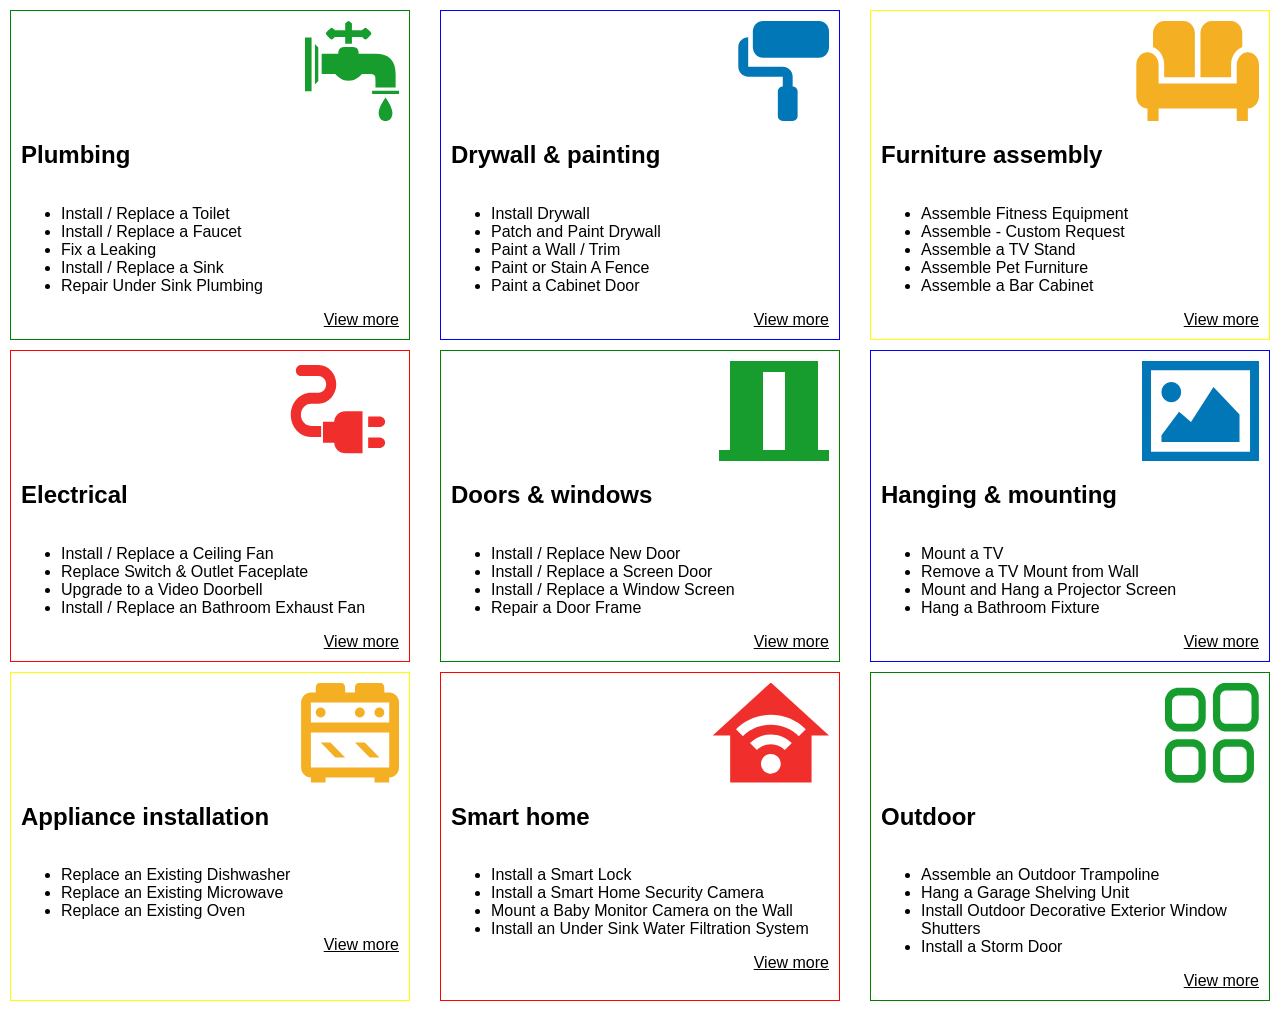
<file: index.html>
<!doctype html><html lang="en"><head><meta charset="utf-8"/><link rel="icon" href="./logo.svg"/><meta name="viewport" content="width=device-width,initial-scale=1"/><meta name="theme-color" content="#000000"/><meta name="description" content="Web site created using create-react-app"/><link rel="apple-touch-icon" href="./logo192.png"/><link rel="manifest" href="./manifest.json"/><title>Cards</title><script defer="defer" src="./static/js/main.d992373c.js"></script><link href="./static/css/main.f378a422.css" rel="stylesheet"></head><body><noscript>You need to enable JavaScript to run this app.</noscript><div id="root"></div></body></html>
</file>
<file: static/css/main.f378a422.css>
body{-webkit-font-smoothing:antialiased;-moz-osx-font-smoothing:grayscale;font-family:-apple-system,BlinkMacSystemFont,Segoe UI,Roboto,Oxygen,Ubuntu,Cantarell,Fira Sans,Droid Sans,Helvetica Neue,sans-serif;margin:0}code{font-family:source-code-pro,Menlo,Monaco,Consolas,Courier New,monospace}.App__cards{display:flex;flex-wrap:wrap;gap:10px;justify-content:space-between;padding:10px}.App__cards__item{align-items:flex-start;display:flex;flex-direction:column;padding:10px;width:30%}@media (max-width:900px){.App__cards__item{width:45%}}@media (max-width:550px){.App__cards__item{width:100%}}.App__cards__item--red{border:1px solid red}.App__cards__item--green{border:1px solid green}.App__cards__item--blue{border:1px solid blue}.App__cards__item--yellow{border:1px solid #ff0}.App__cards__item__img{align-self:flex-end}.App__cards__item__link{align-self:flex-end;color:#000}
/*# sourceMappingURL=main.f378a422.css.map*/
</file>
